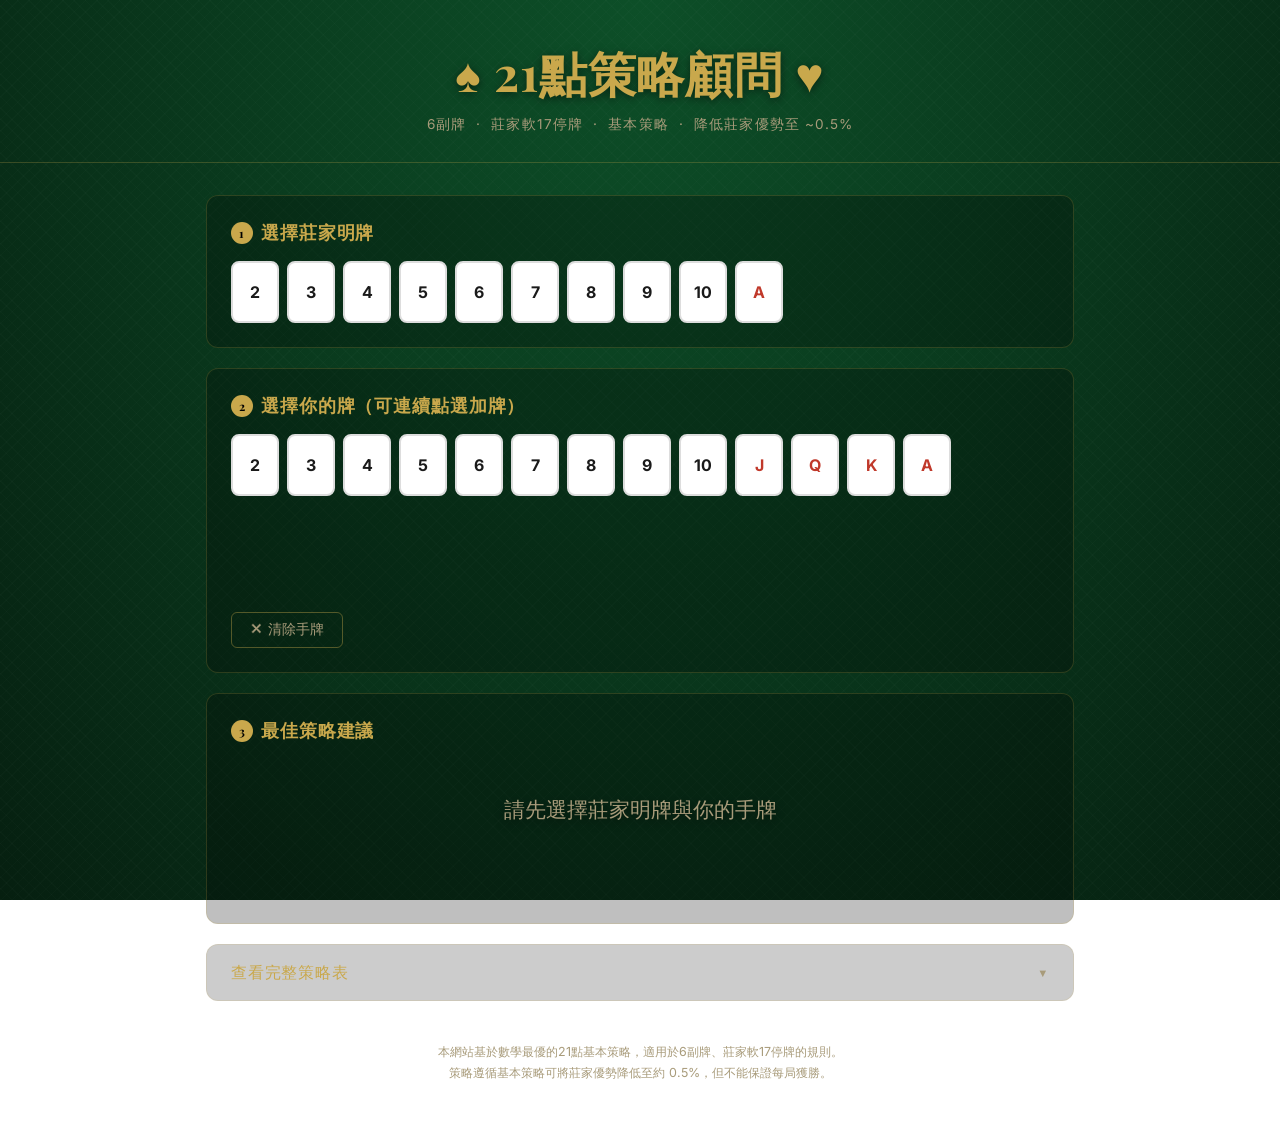
<file: index.html>
<!DOCTYPE html>
<html lang="zh-TW">
<head>
  <meta charset="UTF-8">
  <meta name="viewport" content="width=device-width, initial-scale=1.0">
  <title>21點策略顧問 — Blackjack Strategy Advisor</title>
  <link rel="preconnect" href="https://fonts.googleapis.com">
  <link href="https://fonts.googleapis.com/css2?family=Playfair+Display:wght@400;700&family=Inter:wght@400;500;600&display=swap" rel="stylesheet">
  <style>
    *, *::before, *::after { box-sizing: border-box; margin: 0; padding: 0; }

    :root {
      --felt: #0a3d1f;
      --felt-dark: #061f10;
      --felt-light: #0d4f28;
      --gold: #c9a84c;
      --gold-light: #e5c76b;
      --card-bg: #fff;
      --card-border: #ddd;
      --text-light: #f0ead6;
      --text-muted: #a89b7a;
      --hit: #e07b20;
      --stand: #27ae60;
      --double: #2980b9;
      --split: #8e44ad;
      --surrender: #7f8c8d;
      --bust: #c0392b;
      --bj: #c9a84c;
    }

    body {
      font-family: 'Inter', system-ui, sans-serif;
      background: radial-gradient(ellipse at 50% 0%, var(--felt-light) 0%, var(--felt) 40%, var(--felt-dark) 100%);
      background-attachment: fixed;
      min-height: 100vh;
      color: var(--text-light);
      padding: 0 0 60px;
    }

    /* Felt texture overlay */
    body::before {
      content: '';
      position: fixed;
      inset: 0;
      background-image:
        repeating-linear-gradient(45deg, rgba(255,255,255,0.015) 0px, rgba(255,255,255,0.015) 1px, transparent 1px, transparent 8px),
        repeating-linear-gradient(-45deg, rgba(255,255,255,0.015) 0px, rgba(255,255,255,0.015) 1px, transparent 1px, transparent 8px);
      pointer-events: none;
      z-index: 0;
    }

    /* ── HEADER ─────────────────────────────────── */
    header {
      text-align: center;
      padding: 40px 16px 28px;
      position: relative;
      z-index: 1;
      border-bottom: 1px solid rgba(201,168,76,0.25);
      margin-bottom: 32px;
    }

    header h1 {
      font-family: 'Playfair Display', Georgia, serif;
      font-size: clamp(1.8rem, 5vw, 3rem);
      color: var(--gold);
      text-shadow: 0 2px 8px rgba(0,0,0,0.5);
      letter-spacing: 0.02em;
    }

    header p {
      margin-top: 8px;
      color: var(--text-muted);
      font-size: 0.85rem;
      letter-spacing: 0.08em;
      text-transform: uppercase;
    }

    /* ── LAYOUT ─────────────────────────────────── */
    .container {
      max-width: 900px;
      margin: 0 auto;
      padding: 0 16px;
      position: relative;
      z-index: 1;
    }

    .panel {
      background: rgba(0,0,0,0.25);
      border: 1px solid rgba(201,168,76,0.2);
      border-radius: 12px;
      padding: 24px;
      margin-bottom: 20px;
    }

    .panel h2 {
      font-family: 'Playfair Display', Georgia, serif;
      font-size: 1.1rem;
      color: var(--gold);
      margin-bottom: 16px;
      letter-spacing: 0.05em;
      display: flex;
      align-items: center;
      gap: 8px;
    }

    .panel h2 .step {
      background: var(--gold);
      color: #000;
      width: 22px;
      height: 22px;
      border-radius: 50%;
      font-size: 0.75rem;
      font-weight: 700;
      display: inline-flex;
      align-items: center;
      justify-content: center;
      flex-shrink: 0;
    }

    /* ── CARD BUTTONS ────────────────────────────── */
    .card-row {
      display: flex;
      flex-wrap: wrap;
      gap: 8px;
    }

    .card-btn {
      background: var(--card-bg);
      color: #1a1a1a;
      border: 2px solid var(--card-border);
      border-radius: 8px;
      padding: 0;
      width: 48px;
      height: 62px;
      font-size: 1rem;
      font-weight: 700;
      font-family: 'Inter', sans-serif;
      cursor: pointer;
      transition: transform 0.15s ease, border-color 0.15s ease, box-shadow 0.15s ease, background 0.15s ease;
      display: flex;
      align-items: center;
      justify-content: center;
      user-select: none;
      position: relative;
    }

    .card-btn:hover {
      transform: translateY(-3px);
      border-color: var(--gold);
      box-shadow: 0 6px 16px rgba(0,0,0,0.4), 0 0 0 1px rgba(201,168,76,0.4);
    }

    .card-btn:active {
      transform: translateY(0);
    }

    .card-btn.selected {
      background: var(--gold);
      border-color: var(--gold-light);
      color: #000;
      box-shadow: 0 4px 12px rgba(201,168,76,0.4);
    }

    .card-btn.red { color: #c0392b; }
    .card-btn.red.selected { color: #7a0000; }

    /* ── SELECTED HAND CHIPS ─────────────────────── */
    #selected-hand {
      display: flex;
      flex-wrap: wrap;
      gap: 8px;
      margin-top: 16px;
      min-height: 52px;
      align-items: center;
    }

    .hand-chip {
      background: var(--card-bg);
      border: 2px solid var(--gold);
      border-radius: 8px;
      width: 42px;
      height: 52px;
      display: flex;
      align-items: center;
      justify-content: center;
      font-size: 1rem;
      font-weight: 700;
      color: #1a1a1a;
      box-shadow: 0 3px 8px rgba(0,0,0,0.3);
      animation: cardDeal 0.2s ease;
      position: relative;
    }

    .hand-chip.red { color: #c0392b; }

    @keyframes cardDeal {
      from { transform: translateY(-12px) scale(0.85); opacity: 0; }
      to   { transform: translateY(0) scale(1); opacity: 1; }
    }

    #hand-info {
      margin-top: 12px;
      font-size: 0.9rem;
      color: var(--text-muted);
      min-height: 20px;
    }

    #hand-info span {
      color: var(--text-light);
      font-weight: 600;
    }

    /* ── BUTTONS ROW ─────────────────────────────── */
    .btn-row {
      margin-top: 16px;
      display: flex;
      gap: 10px;
      flex-wrap: wrap;
    }

    .btn-secondary {
      background: transparent;
      border: 1px solid rgba(201,168,76,0.4);
      color: var(--text-muted);
      padding: 8px 18px;
      border-radius: 6px;
      font-size: 0.85rem;
      cursor: pointer;
      font-family: 'Inter', sans-serif;
      transition: border-color 0.15s, color 0.15s;
    }

    .btn-secondary:hover {
      border-color: var(--gold);
      color: var(--gold);
    }

    /* ── RECOMMENDATION ──────────────────────────── */
    #recommendation {
      text-align: center;
      min-height: 140px;
      display: flex;
      flex-direction: column;
      align-items: center;
      justify-content: center;
      gap: 16px;
    }

    #action-display {
      font-size: clamp(2rem, 8vw, 3.5rem);
      font-family: 'Playfair Display', Georgia, serif;
      font-weight: 700;
      letter-spacing: 0.06em;
      text-shadow: 0 3px 12px rgba(0,0,0,0.5);
      transition: all 0.25s ease;
      min-height: 1.2em;
    }

    #action-display.action-H  { color: var(--hit); }
    #action-display.action-S  { color: var(--stand); }
    #action-display.action-D  { color: var(--double); }
    #action-display.action-P  { color: var(--split); }
    #action-display.action-R  { color: var(--surrender); }
    #action-display.action-BUST { color: var(--bust); }
    #action-display.action-BJ { color: var(--bj); }
    #action-display.action-WAIT { color: var(--text-muted); font-size: clamp(1rem, 3vw, 1.3rem); font-weight: 400; letter-spacing: 0; }

    #action-explanation {
      font-size: 0.95rem;
      color: var(--text-muted);
      max-width: 560px;
      line-height: 1.6;
      min-height: 1.6em;
    }

    .action-badge {
      display: inline-flex;
      align-items: center;
      gap: 10px;
    }

    .action-icon {
      font-size: 0.6em;
    }

    /* ── STRATEGY TABLES ─────────────────────────── */
    details {
      background: rgba(0,0,0,0.2);
      border: 1px solid rgba(201,168,76,0.15);
      border-radius: 12px;
      margin-bottom: 20px;
      overflow: hidden;
    }

    summary {
      padding: 16px 24px;
      cursor: pointer;
      font-family: 'Playfair Display', Georgia, serif;
      color: var(--gold);
      font-size: 1rem;
      letter-spacing: 0.05em;
      list-style: none;
      display: flex;
      align-items: center;
      justify-content: space-between;
      user-select: none;
    }

    summary::-webkit-details-marker { display: none; }

    summary::after {
      content: '▼';
      font-size: 0.7rem;
      transition: transform 0.2s;
      color: var(--text-muted);
    }

    details[open] summary::after { transform: rotate(180deg); }

    .table-container {
      padding: 0 20px 20px;
      overflow-x: auto;
    }

    .strategy-table-title {
      font-family: 'Playfair Display', Georgia, serif;
      color: var(--gold-light);
      font-size: 0.95rem;
      margin: 16px 0 8px;
      letter-spacing: 0.05em;
    }

    .strategy-table {
      border-collapse: collapse;
      font-size: 0.78rem;
      font-weight: 600;
      width: 100%;
      min-width: 420px;
    }

    .strategy-table th,
    .strategy-table td {
      border: 1px solid rgba(255,255,255,0.08);
      padding: 5px 6px;
      text-align: center;
      min-width: 32px;
    }

    .strategy-table th {
      background: rgba(0,0,0,0.3);
      color: var(--text-muted);
      font-size: 0.72rem;
      letter-spacing: 0.05em;
    }

    .strategy-table td.cell-H  { background: rgba(224,123,32,0.18); color: #f0a060; }
    .strategy-table td.cell-D  { background: rgba(41,128,185,0.18); color: #6fb3e0; }
    .strategy-table td.cell-Ds { background: rgba(41,128,185,0.18); color: #6fb3e0; }
    .strategy-table td.cell-S  { background: rgba(39,174,96,0.18);  color: #5dd98a; }
    .strategy-table td.cell-P  { background: rgba(142,68,173,0.18); color: #c47fe8; }
    .strategy-table td.cell-Ph { background: rgba(142,68,173,0.18); color: #c47fe8; }
    .strategy-table td.cell-Pd { background: rgba(142,68,173,0.18); color: #c47fe8; }
    .strategy-table td.cell-R  { background: rgba(127,140,141,0.18); color: #a8b8b9; }
    .strategy-table td.cell-Rs { background: rgba(127,140,141,0.18); color: #a8b8b9; }
    .strategy-table td.cell-Rp { background: rgba(127,140,141,0.18); color: #a8b8b9; }

    .strategy-table td.highlighted {
      outline: 2px solid var(--gold);
      outline-offset: -2px;
      filter: brightness(1.8);
      position: relative;
      z-index: 1;
    }

    .strategy-table .row-header {
      background: rgba(0,0,0,0.25);
      color: var(--text-muted);
      font-weight: 600;
      text-align: left;
      padding-left: 10px;
      white-space: nowrap;
    }

    /* Legend */
    .legend {
      display: flex;
      flex-wrap: wrap;
      gap: 10px;
      margin-top: 16px;
      font-size: 0.75rem;
    }

    .legend-item {
      display: flex;
      align-items: center;
      gap: 5px;
      color: var(--text-muted);
    }

    .legend-dot {
      width: 10px;
      height: 10px;
      border-radius: 2px;
    }

    /* ── FOOTER ─────────────────────────────────── */
    footer {
      text-align: center;
      margin-top: 40px;
      padding: 0 16px;
      font-size: 0.78rem;
      color: var(--text-muted);
      line-height: 1.7;
      position: relative;
      z-index: 1;
    }

    footer a { color: var(--gold); text-decoration: none; }
    footer a:hover { text-decoration: underline; }

    /* ── PULSE ANIMATION ────────────────────────── */
    @keyframes pulse {
      0%, 100% { opacity: 1; }
      50% { opacity: 0.65; }
    }

    .pulsing { animation: pulse 1.8s ease infinite; }

    /* ── FADE IN ─────────────────────────────────── */
    @keyframes fadeIn {
      from { opacity: 0; transform: scale(0.95); }
      to   { opacity: 1; transform: scale(1); }
    }

    .fade-in { animation: fadeIn 0.3s ease; }

    /* ── MOBILE TWEAKS ───────────────────────────── */
    @media (max-width: 480px) {
      .panel { padding: 16px; }
      .card-btn { width: 44px; height: 56px; font-size: 0.9rem; }
    }
  </style>
</head>
<body>

<header>
  <h1>♠ 21點策略顧問 ♥</h1>
  <p>6副牌 &nbsp;·&nbsp; 莊家軟17停牌 &nbsp;·&nbsp; 基本策略 &nbsp;·&nbsp; 降低莊家優勢至 ~0.5%</p>
</header>

<div class="container">

  <!-- ① Dealer upcard -->
  <div class="panel">
    <h2><span class="step">1</span> 選擇莊家明牌</h2>
    <div class="card-row" id="dealer-cards"></div>
  </div>

  <!-- ② Player hand -->
  <div class="panel">
    <h2><span class="step">2</span> 選擇你的牌（可連續點選加牌）</h2>
    <div class="card-row" id="player-cards"></div>
    <div id="selected-hand"></div>
    <div id="hand-info"></div>
    <div class="btn-row">
      <button class="btn-secondary" id="clear-btn">✕ 清除手牌</button>
    </div>
  </div>

  <!-- ③ Recommendation -->
  <div class="panel" id="rec-panel">
    <h2><span class="step">3</span> 最佳策略建議</h2>
    <div id="recommendation">
      <div id="action-display" class="action-WAIT pulsing">請先選擇莊家明牌與你的手牌</div>
      <div id="action-explanation"></div>
    </div>
  </div>

  <!-- Strategy reference tables -->
  <details>
    <summary>查看完整策略表</summary>
    <div class="table-container" id="strategy-tables"></div>
  </details>

</div>

<footer>
  <p>本網站基於數學最優的21點基本策略，適用於6副牌、莊家軟17停牌的規則。</p>
  <p>策略遵循基本策略可將莊家優勢降低至約 0.5%，但不能保證每局獲勝。</p>
</footer>

<script>
'use strict';

// ─── STRATEGY DATA ──────────────────────────────────────────────────────────
// Dealer upcard index: 0=2, 1=3, 2=4, 3=5, 4=6, 5=7, 6=8, 7=9, 8=10, 9=A
const DEALER_LABELS = ['2','3','4','5','6','7','8','9','10','A'];

// Hard totals (key = hand total, 8–17; ≤7 always H, ≥17 always S)
const HARD = {
   8: ['H','H','H','H','H','H','H','H','H','H'],
   9: ['H','D','D','D','D','H','H','H','H','H'],
  10: ['D','D','D','D','D','D','D','D','H','H'],
  11: ['D','D','D','D','D','D','D','D','D','H'],
  12: ['H','H','S','S','S','H','H','H','H','H'],
  13: ['S','S','S','S','S','H','H','H','H','H'],
  14: ['S','S','S','S','S','H','H','H','H','H'],
  15: ['S','S','S','S','S','H','H','H','R','H'],
  16: ['S','S','S','S','S','H','H','R','R','R'],
  17: ['S','S','S','S','S','S','S','S','S','S'],
};

// Soft totals: key = non-ace value (2–9)
// A+2 = soft 13, A+9 = soft 20
const SOFT = {
  2: ['H','H','H','D','D','H','H','H','H','H'],
  3: ['H','H','H','D','D','H','H','H','H','H'],
  4: ['H','H','D','D','D','H','H','H','H','H'],
  5: ['H','H','D','D','D','H','H','H','H','H'],
  6: ['H','D','D','D','D','H','H','H','H','H'],
  7: ['S','Ds','Ds','Ds','Ds','S','S','H','H','H'],
  8: ['S','S','S','S','Ds','S','S','S','S','S'],
  9: ['S','S','S','S','S','S','S','S','S','S'],
};

// Pairs: key = card value (2–10, 11=Ace pair)
const PAIRS = {
   2: ['Ph','Ph','P','P','P','P','H','H','H','H'],
   3: ['Ph','Ph','P','P','P','P','H','H','H','H'],
   4: ['H','H','H','Ph','Ph','H','H','H','H','H'],
   5: ['D','D','D','D','D','D','D','D','H','H'],
   6: ['Ph','P','P','P','P','H','H','H','H','H'],
   7: ['P','P','P','P','P','P','H','H','H','H'],
   8: ['P','P','P','P','P','P','P','P','P','Rp'],
   9: ['P','P','P','P','P','S','P','P','S','S'],
  10: ['S','S','S','S','S','S','S','S','S','S'],
  11: ['P','P','P','P','P','P','P','P','P','P'],
};

// Action display info
const ACTION_INFO = {
  H:    { zh: '要牌（HIT）',        en: 'HIT',       code: 'H',    icon: '👆' },
  S:    { zh: '停牌（STAND）',      en: 'STAND',     code: 'S',    icon: '✋' },
  D:    { zh: '加倍（DOUBLE）',     en: 'DOUBLE DOWN', code: 'D',  icon: '⬆' },
  P:    { zh: '分牌（SPLIT）',      en: 'SPLIT',     code: 'P',    icon: '↔' },
  R:    { zh: '投降（SURRENDER）',  en: 'SURRENDER', code: 'R',    icon: '🏳' },
  BUST: { zh: '爆牌（BUST）',       en: 'BUST',      code: 'BUST', icon: '💥' },
  BJ:   { zh: '黑傑克！（BLACKJACK）', en: 'BLACKJACK', code: 'BJ', icon: '🎉' },
};

const EXPLANATIONS = {
  H: {
    hard_low:  '你的點數太低，要牌可以改善手牌，爆牌風險也不大。',
    hard_mid:  '莊家牌力強，你的手牌偏弱，繼續要牌爭取更好的結果。',
    soft:      '這手軟牌可以安全要牌——即使下一張大，Ace 仍可當 1 點。',
    default:   '根據基本策略，要牌是此局面的最佳選擇。',
  },
  S: {
    hard_good: '你的點數夠高，莊家爆牌機率大，停牌讓莊家自爆。',
    soft:      '軟18或更高對莊家低牌時足夠強勢，停牌保住優勢。',
    default:   '停牌是此局面的最佳決策，不要冒爆牌的風險。',
  },
  D:    '加倍！數學最優——將賭注加倍，只再拿一張牌，期望值最高。',
  P:    '分牌比打一手弱牌更有利，將這對牌拆成兩手分別出擊。',
  R:    '投降放棄一半賭注，比繼續打下去損失更少——這是正確的止損策略。',
  BUST: '你的手牌超過 21 點，本局結束。請重新開始下一手。',
  BJ:   '恭喜！你拿到黑傑克（21點），通常賠率為 3:2！',
};

// ─── HAND EVALUATION ────────────────────────────────────────────────────────
function evaluateHand(cards) {
  if (cards.length === 0) return null;

  // Pair detection: only on exactly 2 cards with same value
  if (cards.length === 2 && cards[0] === cards[1]) {
    const pv = cards[0];
    const sum = pv === 11 ? 22 : pv * 2;
    return { type: 'pair', value: sum > 21 ? sum - 10 : sum, pairCard: pv };
  }

  // Count: Ace = 11, then reduce
  let sum = 0;
  let aces = 0;
  for (const c of cards) {
    if (c === 11) { sum += 11; aces++; }
    else sum += c;
  }
  while (sum > 21 && aces > 0) { sum -= 10; aces--; }

  // Soft: at least one ace still counting as 11
  if (aces > 0 && sum <= 21) {
    const softKey = sum - 11; // non-ace portion
    return { type: 'soft', value: sum, softKey };
  }

  return { type: 'hard', value: sum };
}

function handDescription(hand, cards) {
  if (!hand) return '';
  if (hand.type === 'pair') {
    const label = hand.pairCard === 11 ? 'A' : String(hand.pairCard);
    return `一對 ${label}（Pair of ${label}s）`;
  }
  if (hand.type === 'soft') return `軟 ${hand.value}（Soft ${hand.value}）`;
  if (hand.value > 21) return `爆牌 ${hand.value}（Bust）`;
  return `硬 ${hand.value}（Hard ${hand.value}）`;
}

// ─── STRATEGY LOOKUP ────────────────────────────────────────────────────────
function resolveCode(code, numCards) {
  const canDouble    = numCards === 2;
  const canSplit     = numCards === 2;
  const canSurrender = numCards === 2;

  switch (code) {
    case 'H':  return 'H';
    case 'S':  return 'S';
    case 'D':  return canDouble    ? 'D' : 'H';
    case 'Ds': return canDouble    ? 'D' : 'S';
    case 'P':  return 'P';
    case 'Ph': return canSplit     ? 'P' : 'H';
    case 'Pd': return canSplit     ? 'P' : (canDouble ? 'D' : 'H');
    case 'R':  return canSurrender ? 'R' : 'H';
    case 'Rs': return canSurrender ? 'R' : 'S';
    case 'Rp': return canSurrender ? 'R' : 'P';
    default:   return 'H';
  }
}

function getRecommendation(playerCards, dealerCard) {
  if (!dealerCard || playerCards.length < 2) return null;

  const hand = evaluateHand(playerCards);
  if (!hand) return null;

  // Special outcomes
  if (hand.value > 21) return { final: 'BUST', rawCode: 'BUST' };
  if (playerCards.length === 2 && hand.value === 21) return { final: 'BJ', rawCode: 'BJ' };

  const di = DEALER_LABELS.indexOf(dealerCard === 11 ? 'A' : String(dealerCard));
  let rawCode;

  if (hand.type === 'pair') {
    const pk = hand.pairCard; // 2–11
    rawCode = PAIRS[pk] ? PAIRS[pk][di] : 'S';
  } else if (hand.type === 'soft') {
    const sk = hand.softKey;
    if (sk >= 2 && sk <= 9) rawCode = SOFT[sk][di];
    else rawCode = 'S'; // soft 20/21
  } else {
    // Hard
    if (hand.value <= 7) {
      rawCode = 'H';
    } else if (hand.value >= 17) {
      // Hard 17: check surrender for 17 vs dealer-specific rules
      // Hard 17 always Stand in standard strategy
      rawCode = 'S';
    } else {
      const hv = Math.min(hand.value, 16);
      const lookup = Math.max(hv, 8);
      rawCode = HARD[lookup] ? HARD[lookup][di] : 'H';
    }
  }

  const final = resolveCode(rawCode, playerCards.length);
  return { final, rawCode, hand };
}

function getExplanation(result) {
  if (!result) return '';
  const { final, hand } = result;
  const ex = EXPLANATIONS;
  if (final === 'BUST') return ex.BUST;
  if (final === 'BJ')   return ex.BJ;
  if (final === 'D')    return ex.D;
  if (final === 'P')    return ex.P;
  if (final === 'R')    return ex.R;
  if (final === 'H') {
    if (!hand) return ex.H.default;
    if (hand.type === 'soft') return ex.H.soft;
    if (hand.value <= 11) return ex.H.hard_low;
    return ex.H.hard_mid;
  }
  if (final === 'S') {
    if (!hand) return ex.S.default;
    if (hand.type === 'soft') return ex.S.soft;
    if (hand.value >= 18) return ex.S.hard_good;
    return ex.S.default;
  }
  return '';
}

// ─── STATE ───────────────────────────────────────────────────────────────────
const state = {
  playerCards: [],  // array of numeric values (11 = Ace)
  dealerCard: null, // numeric value
};

// ─── CARD VALUE MAP ───────────────────────────────────────────────────────────
const CARD_VALUES = {
  '2':2,'3':3,'4':4,'5':5,'6':6,'7':7,'8':8,'9':9,'10':10,
  'J':10,'Q':10,'K':10,'A':11
};
const CARD_LABELS = ['2','3','4','5','6','7','8','9','10','J','Q','K','A'];
const RED_CARDS = new Set(['J','Q','K','A']); // visual red-suit hint

const DEALER_CARD_LABELS = ['2','3','4','5','6','7','8','9','10','A'];

// ─── DOM REFS ────────────────────────────────────────────────────────────────
const $dealer   = document.getElementById('dealer-cards');
const $player   = document.getElementById('player-cards');
const $hand     = document.getElementById('selected-hand');
const $info     = document.getElementById('hand-info');
const $action   = document.getElementById('action-display');
const $explain  = document.getElementById('action-explanation');
const $clear    = document.getElementById('clear-btn');
const $tables   = document.getElementById('strategy-tables');

// ─── BUILD BUTTONS ────────────────────────────────────────────────────────────
function buildButtons() {
  // Dealer
  DEALER_CARD_LABELS.forEach(label => {
    const btn = document.createElement('button');
    btn.className = 'card-btn' + (RED_CARDS.has(label) ? ' red' : '');
    btn.textContent = label;
    btn.dataset.label = label;
    btn.addEventListener('click', () => {
      document.querySelectorAll('#dealer-cards .card-btn').forEach(b => b.classList.remove('selected'));
      btn.classList.add('selected');
      state.dealerCard = CARD_VALUES[label];
      update();
    });
    $dealer.appendChild(btn);
  });

  // Player
  CARD_LABELS.forEach(label => {
    const btn = document.createElement('button');
    btn.className = 'card-btn' + (RED_CARDS.has(label) ? ' red' : '');
    btn.textContent = label;
    btn.dataset.label = label;
    btn.addEventListener('click', () => {
      state.playerCards.push(CARD_VALUES[label]);
      update();
    });
    $player.appendChild(btn);
  });
}

// ─── UPDATE UI ────────────────────────────────────────────────────────────────
function update() {
  updateHandDisplay();
  updateRecommendation();
  updateTableHighlight();
}

function updateHandDisplay() {
  // Chips
  $hand.innerHTML = '';
  state.playerCards.forEach(v => {
    const chip = document.createElement('div');
    const label = v === 11 ? 'A' : v === 10 ? '10' : String(v);
    const isRed = (label === 'A');
    chip.className = 'hand-chip' + (isRed ? ' red' : '');
    chip.textContent = label;
    $hand.appendChild(chip);
  });

  // Hand info
  if (state.playerCards.length === 0) {
    $info.innerHTML = '';
    return;
  }
  const hand = evaluateHand(state.playerCards);
  $info.innerHTML = `手牌：<span>${handDescription(hand, state.playerCards)}</span>`;
}

function updateRecommendation() {
  if (state.playerCards.length === 0 && !state.dealerCard) {
    setWait('請先選擇莊家明牌與你的手牌');
    return;
  }
  if (!state.dealerCard) {
    setWait('請選擇莊家明牌（步驟 1）');
    return;
  }
  if (state.playerCards.length === 0) {
    setWait('請選擇你的手牌（步驟 2）');
    return;
  }
  if (state.playerCards.length === 1) {
    setWait('再點選一張牌以獲得策略建議…');
    return;
  }

  const result = getRecommendation(state.playerCards, state.dealerCard);
  if (!result) { setWait('請繼續選牌'); return; }

  const info = ACTION_INFO[result.final];
  const explanation = getExplanation(result);

  $action.className = `action-${result.final} fade-in`;
  $action.textContent = info.zh;
  $explain.textContent = explanation;

  // Re-trigger animation
  void $action.offsetWidth;
}

function setWait(msg) {
  $action.className = 'action-WAIT pulsing';
  $action.textContent = msg;
  $explain.textContent = '';
}

// ─── STRATEGY TABLES ─────────────────────────────────────────────────────────
function buildStrategyTables() {
  $tables.innerHTML = '';

  // Legend
  const legend = document.createElement('div');
  legend.className = 'legend';
  const legendItems = [
    { code: 'H',  color: 'rgba(224,123,32,0.6)',  label: 'H = 要牌' },
    { code: 'S',  color: 'rgba(39,174,96,0.6)',   label: 'S = 停牌' },
    { code: 'D',  color: 'rgba(41,128,185,0.6)',  label: 'D = 加倍（否則要牌）' },
    { code: 'Ds', color: 'rgba(41,128,185,0.6)',  label: 'Ds = 加倍（否則停牌）' },
    { code: 'P',  color: 'rgba(142,68,173,0.6)',  label: 'P = 分牌' },
    { code: 'R',  color: 'rgba(127,140,141,0.6)', label: 'R = 投降' },
  ];
  legendItems.forEach(({code, color, label}) => {
    const item = document.createElement('div');
    item.className = 'legend-item';
    item.innerHTML = `<div class="legend-dot" style="background:${color}"></div><span>${label}</span>`;
    legend.appendChild(item);
  });
  $tables.appendChild(legend);

  buildHardTable();
  buildSoftTable();
  buildPairsTable();
}

function makeTable(id) {
  const t = document.createElement('table');
  t.className = 'strategy-table';
  t.id = id;
  return t;
}

function makeHeaderRow() {
  const tr = document.createElement('tr');
  const th0 = document.createElement('th');
  th0.textContent = '手牌 \\ 莊家';
  tr.appendChild(th0);
  DEALER_LABELS.forEach(d => {
    const th = document.createElement('th');
    th.textContent = d;
    tr.appendChild(th);
  });
  return tr;
}

function buildHardTable() {
  const title = document.createElement('div');
  title.className = 'strategy-table-title';
  title.textContent = '◆ 硬牌策略表（Hard Totals）';
  $tables.appendChild(title);

  const table = makeTable('tbl-hard');
  const thead = document.createElement('thead');
  thead.appendChild(makeHeaderRow());
  table.appendChild(thead);

  const tbody = document.createElement('tbody');

  // Rows for 8–16 (17+ always Stand, ≤7 always Hit)
  const rows = [
    { label: '≤7', data: ['H','H','H','H','H','H','H','H','H','H'], key: 'le7' },
    { label: '8',  data: HARD[8],  key: 8 },
    { label: '9',  data: HARD[9],  key: 9 },
    { label: '10', data: HARD[10], key: 10 },
    { label: '11', data: HARD[11], key: 11 },
    { label: '12', data: HARD[12], key: 12 },
    { label: '13', data: HARD[13], key: 13 },
    { label: '14', data: HARD[14], key: 14 },
    { label: '15', data: HARD[15], key: 15 },
    { label: '16', data: HARD[16], key: 16 },
    { label: '17+', data: ['S','S','S','S','S','S','S','S','S','S'], key: 'ge17' },
  ];

  rows.forEach(({label, data, key}) => {
    const tr = document.createElement('tr');
    const th = document.createElement('th');
    th.className = 'row-header';
    th.textContent = label;
    tr.appendChild(th);
    data.forEach((code, di) => {
      const td = document.createElement('td');
      td.className = `cell-${code}`;
      td.textContent = code;
      td.dataset.table = 'hard';
      td.dataset.hand = String(key);
      td.dataset.dealer = di;
      tr.appendChild(td);
    });
    tbody.appendChild(tr);
  });

  table.appendChild(tbody);
  $tables.appendChild(table);
}

function buildSoftTable() {
  const title = document.createElement('div');
  title.className = 'strategy-table-title';
  title.textContent = '◆ 軟牌策略表（Soft Totals — Ace + X）';
  $tables.appendChild(title);

  const table = makeTable('tbl-soft');
  const thead = document.createElement('thead');
  thead.appendChild(makeHeaderRow());
  table.appendChild(thead);

  const tbody = document.createElement('tbody');
  for (let sk = 2; sk <= 9; sk++) {
    const tr = document.createElement('tr');
    const th = document.createElement('th');
    th.className = 'row-header';
    th.textContent = `A+${sk}（軟${sk+11}）`;
    tr.appendChild(th);
    SOFT[sk].forEach((code, di) => {
      const td = document.createElement('td');
      td.className = `cell-${code}`;
      td.textContent = code;
      td.dataset.table = 'soft';
      td.dataset.hand = String(sk);
      td.dataset.dealer = di;
      tr.appendChild(td);
    });
    tbody.appendChild(tr);
  }
  table.appendChild(tbody);
  $tables.appendChild(table);
}

function buildPairsTable() {
  const title = document.createElement('div');
  title.className = 'strategy-table-title';
  title.textContent = '◆ 對子策略表（Pairs）';
  $tables.appendChild(title);

  const table = makeTable('tbl-pairs');
  const thead = document.createElement('thead');
  thead.appendChild(makeHeaderRow());
  table.appendChild(thead);

  const tbody = document.createElement('tbody');
  const pairRows = [
    {key:2,  label:'2+2'},
    {key:3,  label:'3+3'},
    {key:4,  label:'4+4'},
    {key:5,  label:'5+5'},
    {key:6,  label:'6+6'},
    {key:7,  label:'7+7'},
    {key:8,  label:'8+8'},
    {key:9,  label:'9+9'},
    {key:10, label:'10+10'},
    {key:11, label:'A+A'},
  ];
  pairRows.forEach(({key, label}) => {
    const tr = document.createElement('tr');
    const th = document.createElement('th');
    th.className = 'row-header';
    th.textContent = label;
    tr.appendChild(th);
    PAIRS[key].forEach((code, di) => {
      const td = document.createElement('td');
      td.className = `cell-${code}`;
      td.textContent = code;
      td.dataset.table = 'pairs';
      td.dataset.hand = String(key);
      td.dataset.dealer = di;
      tr.appendChild(td);
    });
    tbody.appendChild(tr);
  });
  table.appendChild(tbody);
  $tables.appendChild(table);
}

// ─── TABLE HIGHLIGHT ─────────────────────────────────────────────────────────
function updateTableHighlight() {
  // Clear previous highlights
  document.querySelectorAll('.strategy-table td.highlighted').forEach(td => td.classList.remove('highlighted'));

  if (!state.dealerCard || state.playerCards.length < 2) return;

  const hand = evaluateHand(state.playerCards);
  if (!hand || hand.value > 21) return;
  if (state.playerCards.length === 2 && hand.value === 21) return;

  const dealerLabel = state.dealerCard === 11 ? 'A' : String(state.dealerCard);
  const di = DEALER_LABELS.indexOf(dealerLabel);

  let tableId, handKey;

  if (hand.type === 'pair') {
    tableId = 'tbl-pairs';
    handKey = String(hand.pairCard);
  } else if (hand.type === 'soft') {
    tableId = 'tbl-soft';
    handKey = String(hand.softKey);
  } else {
    tableId = 'tbl-hard';
    if (hand.value <= 7) handKey = 'le7';
    else if (hand.value >= 17) handKey = 'ge17';
    else handKey = String(hand.value);
  }

  const cell = document.querySelector(`#${tableId} td[data-hand="${handKey}"][data-dealer="${di}"]`);
  if (cell) {
    cell.classList.add('highlighted');
    // Open the details panel if closed
    const details = cell.closest('details');
    if (details && !details.open) details.open = true;
    cell.scrollIntoView({ behavior: 'smooth', block: 'nearest' });
  }
}

// ─── CLEAR ───────────────────────────────────────────────────────────────────
$clear.addEventListener('click', () => {
  state.playerCards = [];
  update();
});

// ─── INIT ────────────────────────────────────────────────────────────────────
buildButtons();
buildStrategyTables();
</script>
</body>
</html>
</file>
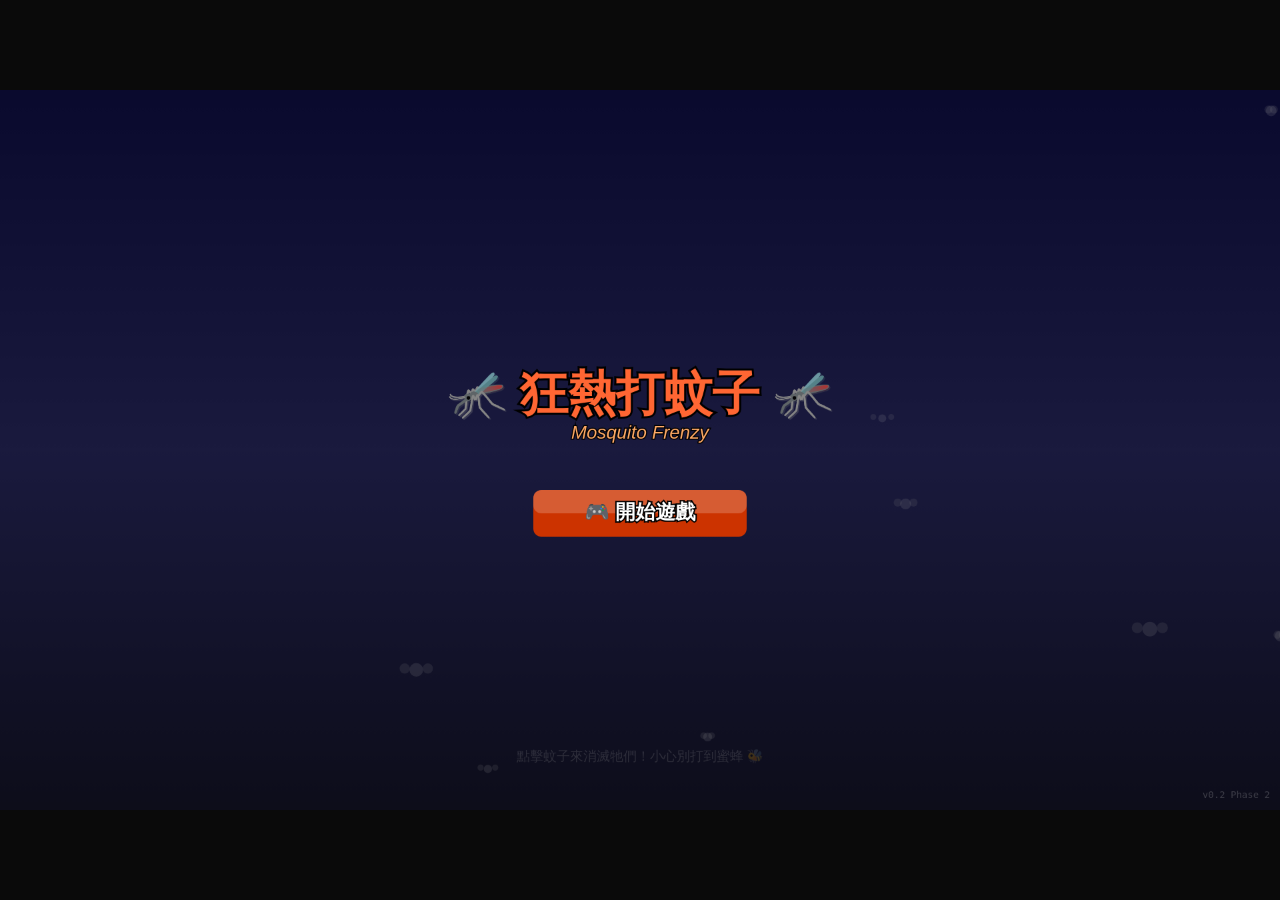
<file: game/index.html>
<!DOCTYPE html>
<html lang="zh-TW">
<head>
    <meta charset="UTF-8">
    <meta name="viewport" content="width=device-width, initial-scale=1.0, user-scalable=no">
    <meta name="description" content="《狂熱打蚊子》— 一款刺激的網頁打蚊子遊戲！點擊、連擊、升級武器，消滅所有蚊子！">
    <title>狂熱打蚊子 Mosquito Frenzy</title>
    <link rel="stylesheet" href="css/style.css">
</head>
<body>
    <!-- 遊戲主畫布 -->
    <div id="game-container">
        <canvas id="game-canvas"></canvas>
    </div>

    <!-- 全域錯誤捕捉（在 module 載入之前） -->
    <script>
        // 偵測是否透過 file:// 開啟（ES6 Module 不支援 file://）
        if (window.location.protocol === 'file:') {
            document.addEventListener('DOMContentLoaded', function() {
                var canvas = document.getElementById('game-canvas');
                if (canvas) {
                    var ctx = canvas.getContext('2d');
                    canvas.width = 960;
                    canvas.height = 540;
                    ctx.fillStyle = '#1a1a2e';
                    ctx.fillRect(0, 0, 960, 540);
                    ctx.fillStyle = '#ff6644';
                    ctx.font = 'bold 32px Arial';
                    ctx.textAlign = 'center';
                    ctx.fillText('⚠️ 請透過 HTTP Server 開啟', 480, 170);
                    ctx.fillStyle = '#ffffff';
                    ctx.font = '20px Arial';
                    ctx.fillText('ES6 Module 不支援 file:// 協定', 480, 220);
                    ctx.fillStyle = '#88ccff';
                    ctx.font = '18px monospace';
                    ctx.fillText('請在 WSL 終端機中執行：', 480, 280);
                    ctx.fillStyle = '#44ff88';
                    ctx.font = 'bold 18px monospace';
                    ctx.fillText('python3 -m http.server 8080', 480, 310);
                    ctx.fillStyle = '#88ccff';
                    ctx.font = '18px monospace';
                    ctx.fillText('然後在瀏覽器開啟：', 480, 360);
                    ctx.fillStyle = '#44ff88';
                    ctx.font = 'bold 18px monospace';
                    ctx.fillText('http://localhost:8080', 480, 390);
                }
            });
        }

        window.addEventListener('error', function(e) {
            console.error('🚨 全域錯誤:', e.message, e.filename, e.lineno);
            var canvas = document.getElementById('game-canvas');
            if (canvas && !window._errorShown) {
                window._errorShown = true;
                var ctx = canvas.getContext('2d');
                canvas.width = 960;
                canvas.height = 540;
                ctx.fillStyle = '#1a1a2e';
                ctx.fillRect(0, 0, 960, 540);
                ctx.fillStyle = '#ff4444';
                ctx.font = '28px Arial';
                ctx.textAlign = 'center';
                ctx.fillText('⚠️ 遊戲載入錯誤', 480, 200);
                ctx.fillStyle = '#ffffff';
                ctx.font = '16px monospace';
                // 截斷過長的錯誤訊息
                var msg = (e.message || 'Unknown error');
                if (msg.length > 80) msg = msg.substring(0, 80) + '...';
                ctx.fillText(msg, 480, 250);
                ctx.fillStyle = '#aaaaaa';
                ctx.font = '14px monospace';
                var loc = (e.filename || '').split('/').pop() + ':' + (e.lineno || '');
                ctx.fillText(loc, 480, 280);
                ctx.fillStyle = '#88ccff';
                ctx.font = '16px Arial';
                ctx.fillText('請按 F12 開啟 DevTools Console 查看詳細錯誤', 480, 330);
            }
        });

        window.addEventListener('unhandledrejection', function(e) {
            console.error('🚨 未處理的 Promise 錯誤:', e.reason);
        });
    </script>

    <!-- 使用 ES6 Module 載入遊戲進入點（?v= 用於 cache-busting） -->
    <script type="module" src="js/main.js?v=3"></script>
</body>
</html>
</file>
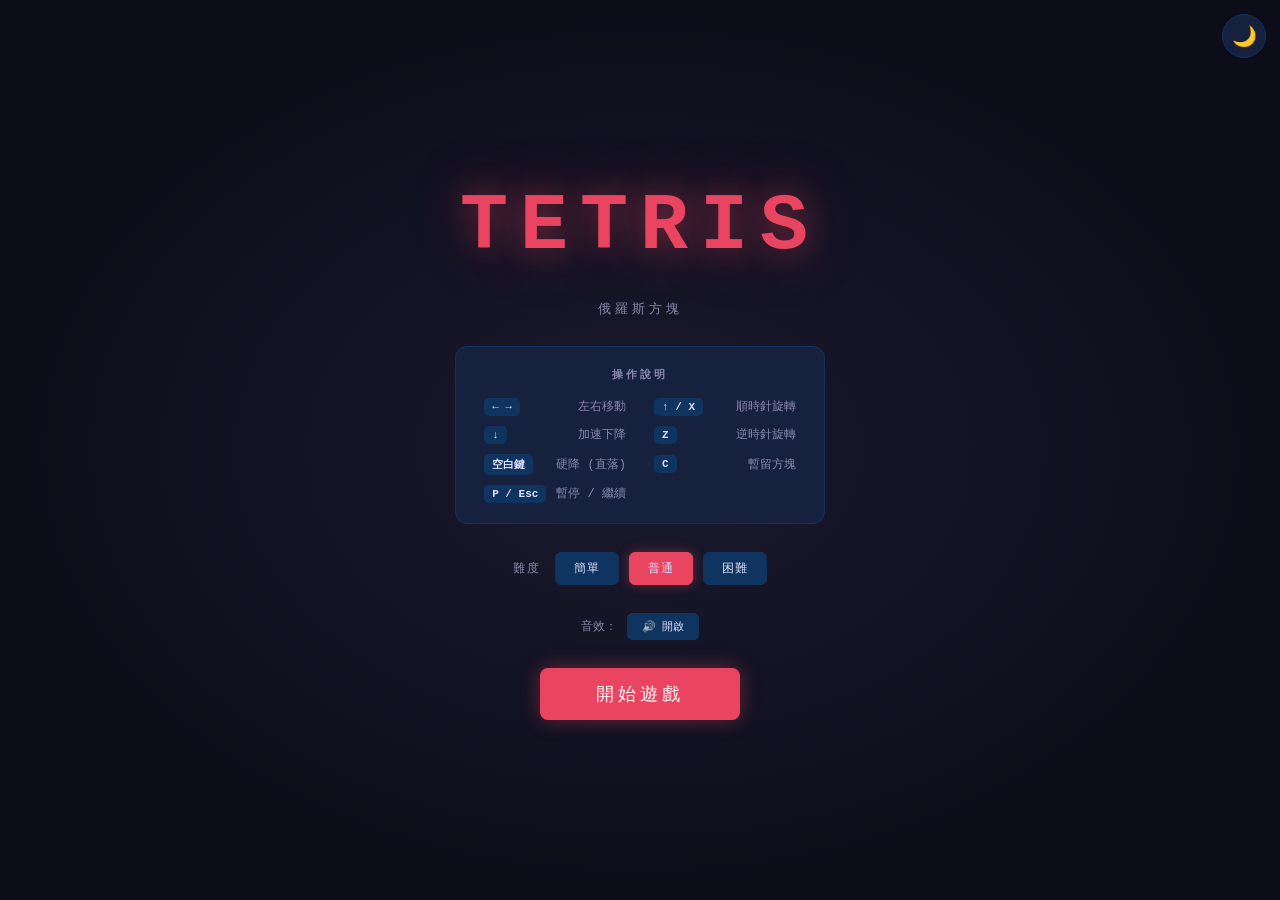
<file: tetris.html>
<!DOCTYPE html>
<html lang="zh-TW" data-theme="dark">
<head>
<meta charset="UTF-8">
<meta name="viewport" content="width=device-width, initial-scale=1.0">
<title>俄羅斯方塊</title>
<style>
/* ===== CSS VARIABLES ===== */
:root {
  --bg-primary:   #0d0d1a;
  --bg-secondary: #1a1a2e;
  --bg-panel:     #16213e;
  --border-color: #0f3460;
  --text-primary: #e0e0ff;
  --text-accent:  #e94560;
  --text-dim:     #8888aa;
  --grid-line:    rgba(255,255,255,0.04);
  --piece-I: #00f0f0;
  --piece-O: #f0f000;
  --piece-T: #a000f0;
  --piece-S: #00f000;
  --piece-Z: #f00000;
  --piece-J: #0060f0;
  --piece-L: #f0a000;
  --btn-bg:    #e94560;
  --btn-hover: #c73652;
  --btn-secondary: #0f3460;
  --btn-secondary-hover: #16408a;
  --shadow-glow: rgba(233,69,96,0.4);
  --canvas-border: #0f3460;
  --panel-border: 1px solid #0f3460;
}
[data-theme="light"] {
  --bg-primary:   #f0f2f8;
  --bg-secondary: #ffffff;
  --bg-panel:     #e4e8f4;
  --border-color: #aab0cc;
  --text-primary: #111130;
  --text-accent:  #cc2244;
  --text-dim:     #666688;
  --grid-line:    rgba(0,0,0,0.06);
  --piece-I: #00b8b8;
  --piece-O: #c8c800;
  --piece-T: #8800c8;
  --piece-S: #00b800;
  --piece-Z: #c80000;
  --piece-J: #0048c8;
  --piece-L: #c87800;
  --btn-bg:    #cc2244;
  --btn-hover: #aa1133;
  --btn-secondary: #aab0cc;
  --btn-secondary-hover: #8890bb;
  --shadow-glow: rgba(204,34,68,0.3);
  --canvas-border: #aab0cc;
  --panel-border: 1px solid #aab0cc;
}

/* ===== RESET & BASE ===== */
*, *::before, *::after { box-sizing: border-box; margin: 0; padding: 0; }
html, body {
  width: 100%; height: 100%;
  font-family: 'Courier New', Courier, monospace;
  background: var(--bg-primary);
  color: var(--text-primary);
  overflow: hidden;
  transition: background 0.3s, color 0.3s;
}
button {
  font-family: inherit;
  cursor: pointer;
  border: none;
  outline: none;
  transition: background 0.2s, transform 0.1s, box-shadow 0.2s;
}
button:active { transform: scale(0.96); }

/* ===== SCREEN SWITCHING ===== */
.screen { display: none; width: 100%; height: 100%; }
body[data-screen="home"]     #screen-home     { display: flex; }
body[data-screen="game"]     #screen-game     { display: flex; }
body[data-screen="gameover"] #screen-gameover { display: flex; }

/* ===== THEME TOGGLE (fixed) ===== */
#theme-toggle {
  position: fixed; top: 14px; right: 14px; z-index: 100;
  width: 44px; height: 44px; border-radius: 50%;
  background: var(--bg-panel);
  border: var(--panel-border);
  color: var(--text-primary);
  font-size: 20px;
  display: flex; align-items: center; justify-content: center;
}
#theme-toggle:hover { background: var(--border-color); }

/* ===== HOME SCREEN ===== */
#screen-home {
  flex-direction: column;
  align-items: center;
  justify-content: center;
  gap: 28px;
  background: radial-gradient(ellipse at center, var(--bg-secondary) 0%, var(--bg-primary) 70%);
}
.logo {
  font-size: clamp(48px, 10vw, 80px);
  font-weight: 900;
  letter-spacing: 12px;
  color: var(--text-accent);
  text-shadow: 0 0 30px var(--shadow-glow), 0 0 60px var(--shadow-glow);
  animation: logoPulse 2.5s ease-in-out infinite;
}
@keyframes logoPulse {
  0%, 100% { text-shadow: 0 0 20px var(--shadow-glow), 0 0 40px var(--shadow-glow); }
  50%       { text-shadow: 0 0 40px var(--shadow-glow), 0 0 80px var(--shadow-glow), 0 0 120px var(--shadow-glow); }
}
.home-subtitle {
  font-size: 13px;
  color: var(--text-dim);
  letter-spacing: 4px;
  text-transform: uppercase;
}
.controls-guide {
  background: var(--bg-panel);
  border: var(--panel-border);
  border-radius: 12px;
  padding: 20px 28px;
  display: grid;
  grid-template-columns: 1fr 1fr;
  gap: 10px 28px;
  min-width: 320px;
}
.controls-guide h3 {
  grid-column: 1 / -1;
  text-align: center;
  font-size: 11px;
  letter-spacing: 3px;
  color: var(--text-dim);
  margin-bottom: 6px;
}
.ctrl-row {
  display: flex;
  justify-content: space-between;
  align-items: center;
  font-size: 13px;
  gap: 10px;
}
.ctrl-key {
  background: var(--border-color);
  color: var(--text-primary);
  padding: 3px 8px;
  border-radius: 5px;
  font-size: 11px;
  font-weight: bold;
  white-space: nowrap;
}
.ctrl-desc { color: var(--text-dim); font-size: 12px; }

.difficulty-row {
  display: flex;
  gap: 10px;
  align-items: center;
}
.difficulty-row label { font-size: 12px; color: var(--text-dim); letter-spacing: 2px; margin-right: 4px; }
.diff-btn {
  padding: 7px 18px;
  border-radius: 6px;
  background: var(--btn-secondary);
  color: var(--text-primary);
  font-size: 12px;
  letter-spacing: 1px;
  border: 1px solid var(--border-color);
}
.diff-btn:hover { background: var(--btn-secondary-hover); }
.diff-btn.active {
  background: var(--btn-bg);
  border-color: var(--btn-bg);
  box-shadow: 0 0 12px var(--shadow-glow);
}

#btn-start {
  padding: 14px 56px;
  font-size: 18px;
  letter-spacing: 4px;
  background: var(--btn-bg);
  color: #fff;
  border-radius: 8px;
  box-shadow: 0 0 20px var(--shadow-glow);
}
#btn-start:hover {
  background: var(--btn-hover);
  box-shadow: 0 0 30px var(--shadow-glow);
}

.sound-row {
  display: flex; align-items: center; gap: 10px; font-size: 12px; color: var(--text-dim);
}
#sound-toggle {
  padding: 5px 14px;
  border-radius: 5px;
  background: var(--btn-secondary);
  color: var(--text-primary);
  font-size: 11px;
  border: 1px solid var(--border-color);
}
#sound-toggle:hover { background: var(--btn-secondary-hover); }

/* ===== GAME SCREEN ===== */
#screen-game {
  flex-direction: row;
  align-items: center;
  justify-content: center;
  gap: 0;
  background: var(--bg-primary);
}
#game-layout {
  display: flex;
  flex-direction: row;
  align-items: stretch;
  gap: 0;
}
.side-panel {
  width: 130px;
  display: flex;
  flex-direction: column;
  gap: 10px;
  padding: 10px 8px;
  justify-content: flex-start;
}
.stat-box {
  background: var(--bg-panel);
  border: var(--panel-border);
  border-radius: 8px;
  padding: 10px 12px;
  display: flex;
  flex-direction: column;
  align-items: center;
  gap: 4px;
}
.stat-label {
  font-size: 9px;
  letter-spacing: 2px;
  color: var(--text-dim);
  text-transform: uppercase;
}
.stat-value {
  font-size: 22px;
  font-weight: bold;
  color: var(--text-accent);
  min-width: 60px;
  text-align: center;
}
.stat-value.small { font-size: 16px; }

#canvas-wrap {
  position: relative;
  line-height: 0;
}
#board {
  display: block;
  border-left: 2px solid var(--canvas-border);
  border-right: 2px solid var(--canvas-border);
  border-top: 2px solid var(--canvas-border);
  border-bottom: 3px solid var(--canvas-border);
  box-shadow: 0 0 20px rgba(0,0,0,0.5), inset 0 0 20px rgba(0,0,0,0.2);
}
#pause-overlay {
  position: absolute;
  inset: 0;
  background: rgba(0,0,0,0.82);
  backdrop-filter: blur(3px);
  display: flex;
  flex-direction: column;
  align-items: center;
  justify-content: center;
  gap: 20px;
}
#pause-overlay.hidden { display: none; }
#pause-overlay .pause-title {
  font-size: 36px;
  font-weight: 900;
  letter-spacing: 10px;
  color: #ffffff;
  text-shadow: 0 0 20px rgba(255,255,255,0.5);
}
#pause-overlay .pause-sub {
  font-size: 13px;
  letter-spacing: 2px;
  color: #ffffff;
  background: rgba(255,255,255,0.12);
  border: 1px solid rgba(255,255,255,0.25);
  padding: 7px 18px;
  border-radius: 20px;
}

#next-canvas, #hold-canvas {
  display: block;
  border-radius: 4px;
}

.panel-btn {
  padding: 8px 12px;
  border-radius: 6px;
  background: var(--btn-secondary);
  color: var(--text-primary);
  font-size: 11px;
  letter-spacing: 2px;
  border: 1px solid var(--border-color);
  width: 100%;
  margin-top: 4px;
}
.panel-btn:hover { background: var(--btn-secondary-hover); }
.panel-btn.danger { background: var(--btn-bg); }
.panel-btn.danger:hover { background: var(--btn-hover); }

/* ===== GAME OVER SCREEN ===== */
#screen-gameover {
  flex-direction: column;
  align-items: center;
  justify-content: center;
  gap: 24px;
  background: radial-gradient(ellipse at center, var(--bg-secondary) 0%, var(--bg-primary) 70%);
}
#screen-gameover h2 {
  font-size: 52px;
  font-weight: 900;
  letter-spacing: 8px;
  color: var(--text-accent);
  text-shadow: 0 0 20px var(--shadow-glow);
}
.go-stats {
  background: var(--bg-panel);
  border: var(--panel-border);
  border-radius: 12px;
  padding: 24px 40px;
  display: flex;
  flex-direction: column;
  gap: 12px;
  min-width: 280px;
}
.go-stat-row {
  display: flex;
  justify-content: space-between;
  align-items: center;
  font-size: 15px;
}
.go-stat-label { color: var(--text-dim); font-size: 12px; letter-spacing: 2px; }
.go-stat-value { font-weight: bold; color: var(--text-primary); font-size: 22px; }
.go-stat-value.highlight { color: var(--text-accent); }
.go-new-best {
  text-align: center;
  font-size: 11px;
  letter-spacing: 3px;
  color: var(--piece-O);
  animation: logoPulse 1.5s infinite;
}

.go-buttons {
  display: flex;
  gap: 14px;
}
#btn-restart {
  padding: 13px 40px;
  font-size: 15px;
  letter-spacing: 3px;
  background: var(--btn-bg);
  color: #fff;
  border-radius: 8px;
  box-shadow: 0 0 16px var(--shadow-glow);
}
#btn-restart:hover { background: var(--btn-hover); }
#btn-home {
  padding: 13px 28px;
  font-size: 15px;
  letter-spacing: 2px;
  background: var(--btn-secondary);
  color: var(--text-primary);
  border-radius: 8px;
  border: var(--panel-border);
}
#btn-home:hover { background: var(--btn-secondary-hover); }
</style>
</head>
<body data-screen="home">

<!-- Theme Toggle (always visible) -->
<button id="theme-toggle" title="切換主題">🌙</button>

<!-- ===== HOME SCREEN ===== -->
<div id="screen-home" class="screen">
  <div class="logo">TETRIS</div>
  <div class="home-subtitle">俄羅斯方塊</div>

  <div class="controls-guide">
    <h3>操作說明</h3>
    <div class="ctrl-row"><span class="ctrl-key">← →</span><span class="ctrl-desc">左右移動</span></div>
    <div class="ctrl-row"><span class="ctrl-key">↑ / X</span><span class="ctrl-desc">順時針旋轉</span></div>
    <div class="ctrl-row"><span class="ctrl-key">↓</span><span class="ctrl-desc">加速下降</span></div>
    <div class="ctrl-row"><span class="ctrl-key">Z</span><span class="ctrl-desc">逆時針旋轉</span></div>
    <div class="ctrl-row"><span class="ctrl-key">空白鍵</span><span class="ctrl-desc">硬降 (直落)</span></div>
    <div class="ctrl-row"><span class="ctrl-key">C</span><span class="ctrl-desc">暫留方塊</span></div>
    <div class="ctrl-row"><span class="ctrl-key">P / Esc</span><span class="ctrl-desc">暫停 / 繼續</span></div>
  </div>

  <div class="difficulty-row">
    <label>難度</label>
    <button class="diff-btn" data-diff="easy">簡單</button>
    <button class="diff-btn active" data-diff="normal">普通</button>
    <button class="diff-btn" data-diff="hard">困難</button>
  </div>

  <div class="sound-row">
    音效：<button id="sound-toggle">🔊 開啟</button>
  </div>

  <button id="btn-start">開始遊戲</button>
</div>

<!-- ===== GAME SCREEN ===== -->
<div id="screen-game" class="screen">
  <div id="game-layout">
    <!-- Left panel -->
    <div class="side-panel">
      <div class="stat-box">
        <span class="stat-label">分數</span>
        <span class="stat-value small" id="ui-score">0</span>
      </div>
      <div class="stat-box">
        <span class="stat-label">最高分</span>
        <span class="stat-value small" id="ui-high">0</span>
      </div>
      <div class="stat-box">
        <span class="stat-label">等級</span>
        <span class="stat-value" id="ui-level">1</span>
      </div>
      <div class="stat-box">
        <span class="stat-label">消除行</span>
        <span class="stat-value" id="ui-lines">0</span>
      </div>
    </div>

    <!-- Canvas -->
    <div id="canvas-wrap">
      <canvas id="board" width="300" height="600"></canvas>
      <div id="pause-overlay" class="hidden">
        <span class="pause-title">暫停</span>
        <span class="pause-sub">按 P 或 Esc 繼續</span>
      </div>
    </div>

    <!-- Right panel -->
    <div class="side-panel">
      <div class="stat-box">
        <span class="stat-label">下一個</span>
        <canvas id="next-canvas" width="110" height="90"></canvas>
      </div>
      <div class="stat-box">
        <span class="stat-label">暫留 (C)</span>
        <canvas id="hold-canvas" width="110" height="90"></canvas>
      </div>
      <button class="panel-btn" id="btn-pause">⏸ 暫停</button>
      <button class="panel-btn danger" id="btn-quit">✕ 放棄</button>
    </div>
  </div>
</div>

<!-- ===== GAME OVER SCREEN ===== -->
<div id="screen-gameover" class="screen">
  <h2>GAME OVER</h2>
  <div class="go-stats">
    <div class="go-stat-row">
      <span class="go-stat-label">最終分數</span>
      <span class="go-stat-value highlight" id="go-score">0</span>
    </div>
    <div class="go-stat-row">
      <span class="go-stat-label">消除行數</span>
      <span class="go-stat-value" id="go-lines">0</span>
    </div>
    <div class="go-stat-row">
      <span class="go-stat-label">到達等級</span>
      <span class="go-stat-value" id="go-level">1</span>
    </div>
    <div class="go-stat-row">
      <span class="go-stat-label">最高紀錄</span>
      <span class="go-stat-value" id="go-high">0</span>
    </div>
    <div class="go-new-best hidden" id="go-new-best">★ 新紀錄！★</div>
  </div>
  <div class="go-buttons">
    <button id="btn-restart">再玩一次</button>
    <button id="btn-home">返回首頁</button>
  </div>
</div>

<script>
// =====================================================================
// A. CONSTANTS
// =====================================================================
const COLS = 10, ROWS = 20, CELL = 30;
const BOARD_W = COLS * CELL, BOARD_H = ROWS * CELL;

const SPEED_TABLE = [1500,1300,1100,900,700,550,430,330,250,180,140,110,85,65,50,40];

const SCORE_TABLE = {1:50, 2:150, 3:350, 4:1000};
const SOFT_DROP_PTS = 1;
const HARD_DROP_PTS = 2;
const LINES_PER_LEVEL = 10;

const DIFFICULTY_CFG = {
  easy:   { speedMult: 1.6, lineMult: 0.6 },
  normal: { speedMult: 1.0, lineMult: 1.0 },
  hard:   { speedMult: 0.55, lineMult: 1.8 },
};

const DAS_DELAY = 170, ARR = 50;
const LOCK_DELAY = 500, LOCK_MOVES_MAX = 15;
const FLASH_DURATION = 280;
const PARTICLE_MAX = 400;

// =====================================================================
// B. TETROMINO DATA (SRS)
// =====================================================================
const TETROMINOES = {
  I: {
    color: '#00f0f0',
    shapes: [
      [[0,0,0,0],[1,1,1,1],[0,0,0,0],[0,0,0,0]],
      [[0,0,1,0],[0,0,1,0],[0,0,1,0],[0,0,1,0]],
      [[0,0,0,0],[0,0,0,0],[1,1,1,1],[0,0,0,0]],
      [[0,1,0,0],[0,1,0,0],[0,1,0,0],[0,1,0,0]],
    ]
  },
  O: {
    color: '#f0f000',
    shapes: [
      [[1,1],[1,1]],
      [[1,1],[1,1]],
      [[1,1],[1,1]],
      [[1,1],[1,1]],
    ]
  },
  T: {
    color: '#a000f0',
    shapes: [
      [[0,1,0],[1,1,1],[0,0,0]],
      [[0,1,0],[0,1,1],[0,1,0]],
      [[0,0,0],[1,1,1],[0,1,0]],
      [[0,1,0],[1,1,0],[0,1,0]],
    ]
  },
  S: {
    color: '#00f000',
    shapes: [
      [[0,1,1],[1,1,0],[0,0,0]],
      [[0,1,0],[0,1,1],[0,0,1]],
      [[0,0,0],[0,1,1],[1,1,0]],
      [[1,0,0],[1,1,0],[0,1,0]],
    ]
  },
  Z: {
    color: '#f00000',
    shapes: [
      [[1,1,0],[0,1,1],[0,0,0]],
      [[0,0,1],[0,1,1],[0,1,0]],
      [[0,0,0],[1,1,0],[0,1,1]],
      [[0,1,0],[1,1,0],[1,0,0]],
    ]
  },
  J: {
    color: '#0060f0',
    shapes: [
      [[1,0,0],[1,1,1],[0,0,0]],
      [[0,1,1],[0,1,0],[0,1,0]],
      [[0,0,0],[1,1,1],[0,0,1]],
      [[0,1,0],[0,1,0],[1,1,0]],
    ]
  },
  L: {
    color: '#f0a000',
    shapes: [
      [[0,0,1],[1,1,1],[0,0,0]],
      [[0,1,0],[0,1,0],[0,1,1]],
      [[0,0,0],[1,1,1],[1,0,0]],
      [[1,1,0],[0,1,0],[0,1,0]],
    ]
  },
};
const PIECE_KEYS = ['I','O','T','S','Z','J','L'];

// SRS Wall Kicks for JLSTZ
const WK_JLSTZ = {
  '0>1': [[-1,0],[-1,1],[0,-2],[-1,-2]],
  '1>0': [[1,0],[1,-1],[0,2],[1,2]],
  '1>2': [[1,0],[1,-1],[0,2],[1,2]],
  '2>1': [[-1,0],[-1,1],[0,-2],[-1,-2]],
  '2>3': [[1,0],[1,1],[0,-2],[1,-2]],
  '3>2': [[-1,0],[-1,-1],[0,2],[-1,2]],
  '3>0': [[-1,0],[-1,-1],[0,2],[-1,2]],
  '0>3': [[1,0],[1,1],[0,-2],[1,-2]],
};
// SRS Wall Kicks for I
const WK_I = {
  '0>1': [[-2,0],[1,0],[-2,-1],[1,2]],
  '1>0': [[2,0],[-1,0],[2,1],[-1,-2]],
  '1>2': [[-1,0],[2,0],[-1,2],[2,-1]],
  '2>1': [[1,0],[-2,0],[1,-2],[-2,1]],
  '2>3': [[2,0],[-1,0],[2,1],[-1,-2]],
  '3>2': [[-2,0],[1,0],[-2,-1],[1,2]],
  '3>0': [[1,0],[-2,0],[1,-2],[-2,1]],
  '0>3': [[-1,0],[2,0],[-1,2],[2,-1]],
};

// =====================================================================
// C. GAME STATE
// =====================================================================
let state = null;
let selectedDifficulty = 'normal';
let soundEnabled = true;
let currentScreen = 'home';
let highScore = parseInt(localStorage.getItem('tetris-hi') || '0');

function createInitialState() {
  return {
    board: createBoard(),
    current: null,
    next: null,
    held: null,
    canHold: true,
    score: 0,
    lines: 0,
    level: 0,
    paused: false,
    gameOver: false,
    softDropping: false,
    dropTimer: 0,
    lockDelay: 0,
    lockMoves: 0,
    bag: [],
    flashRows: [],
    particles: [],
    scorePopups: [],
    dasLeft: 0,
    dasRight: 0,
    dasLastLeft: 0,
    dasLastRight: 0,
  };
}

// =====================================================================
// D. BOARD UTILITIES
// =====================================================================
function createBoard() {
  return Array.from({length: ROWS}, () => new Array(COLS).fill(0));
}

function isValid(board, piece, dx=0, dy=0, rot=null) {
  const r = rot !== null ? rot : piece.rotation;
  const shape = TETROMINOES[piece.type].shapes[r];
  for (let row = 0; row < shape.length; row++) {
    for (let col = 0; col < shape[row].length; col++) {
      if (!shape[row][col]) continue;
      const nx = piece.x + col + dx;
      const ny = piece.y + row + dy;
      if (nx < 0 || nx >= COLS) return false;
      if (ny >= ROWS) return false;
      if (ny >= 0 && board[ny][nx]) return false;
    }
  }
  return true;
}

function lockPiece(state) {
  const {board, current} = state;
  const shape = TETROMINOES[current.type].shapes[current.rotation];
  for (let row = 0; row < shape.length; row++) {
    for (let col = 0; col < shape[row].length; col++) {
      if (!shape[row][col]) continue;
      const nx = current.x + col;
      const ny = current.y + row;
      if (ny < 0) { state.gameOver = true; return []; }
      board[ny][nx] = TETROMINOES[current.type].color;
    }
  }
  const completed = [];
  for (let r = 0; r < ROWS; r++) {
    if (board[r].every(cell => cell !== 0)) completed.push(r);
  }
  return completed;
}

function clearLines(board, rows) {
  rows.sort((a,b) => b - a);
  for (const r of rows) board.splice(r, 1);
  while (board.length < ROWS) board.unshift(new Array(COLS).fill(0));
}

function getGhostY(board, piece) {
  let gy = piece.y;
  while (isValid(board, piece, 0, gy - piece.y + 1)) gy++;
  return gy;
}

// =====================================================================
// E. PIECE MANAGEMENT
// =====================================================================
function shuffle(arr) {
  for (let i = arr.length - 1; i > 0; i--) {
    const j = Math.floor(Math.random() * (i + 1));
    [arr[i], arr[j]] = [arr[j], arr[i]];
  }
  return arr;
}

function nextFromBag(st) {
  if (st.bag.length === 0) st.bag = shuffle([...PIECE_KEYS]);
  return st.bag.pop();
}

function spawnX(type) {
  if (type === 'O') return 4;
  if (type === 'I') return 3;
  return 3;
}

function spawnPiece(st) {
  const type = st.next || nextFromBag(st);
  st.next = nextFromBag(st);
  st.current = {
    type,
    rotation: 0,
    x: spawnX(type),
    y: type === 'I' ? -1 : -1,
    color: TETROMINOES[type].color,
  };
  st.canHold = true;
  st.lockDelay = 0;
  st.lockMoves = 0;
  st.dropTimer = 0;
  if (!isValid(st.board, st.current)) {
    st.gameOver = true;
  }
}

function tryRotate(st, dir) {
  const from = st.current.rotation;
  const to = (from + dir + 4) % 4;
  const key = `${from}>${to}`;
  const kicks = st.current.type === 'I' ? WK_I[key] : WK_JLSTZ[key];
  const tests = [[0,0], ...(kicks || [])];
  for (const [dx, dy] of tests) {
    if (isValid(st.board, st.current, dx, dy, to)) {
      st.current.x += dx;
      st.current.y += dy;
      st.current.rotation = to;
      const onGround = !isValid(st.board, st.current, 0, 1);
      if (onGround) { st.lockDelay = 0; st.lockMoves++; }
      playSound('rotate');
      return true;
    }
  }
  return false;
}

function tryMove(st, dx) {
  if (isValid(st.board, st.current, dx, 0)) {
    st.current.x += dx;
    const onGround = !isValid(st.board, st.current, 0, 1);
    if (onGround) { st.lockDelay = 0; st.lockMoves++; }
    playSound('move');
    return true;
  }
  return false;
}

function doHardDrop(st) {
  const ghostY = getGhostY(st.board, st.current);
  const dropped = ghostY - st.current.y;
  st.current.y = ghostY;
  if (dropped > 0) {
    st.score += dropped * HARD_DROP_PTS;
    spawnScorePopup(st, `+${dropped * HARD_DROP_PTS}`, BOARD_W / 2, BOARD_H / 3);
  }
  doLock(st);
}

function doHold(st) {
  if (!st.canHold) return;
  if (st.held) {
    const tmp = st.held;
    st.held = st.current.type;
    st.current = {
      type: tmp,
      rotation: 0,
      x: spawnX(tmp),
      y: -1,
      color: TETROMINOES[tmp].color,
    };
  } else {
    st.held = st.current.type;
    spawnPiece(st);
    return;
  }
  st.canHold = false;
  st.lockDelay = 0;
  st.lockMoves = 0;
  st.dropTimer = 0;
  if (!isValid(st.board, st.current)) st.gameOver = true;
}

function doLock(st) {
  playSound('lock');
  const completed = lockPiece(st);
  if (st.gameOver) { showGameOver(); return; }

  if (completed.length > 0) {
    const n = completed.length;
    if (n === 4) {
      playSound('tetris');
      spawnParticles(st, completed);
    } else {
      playSound('clear' + n);
    }
    st.flashRows = completed.map(r => ({ row: r, timer: 0 }));
    const pts = (SCORE_TABLE[n] || 0) * (st.level + 1);
    st.score += pts;
    spawnScorePopup(st, `+${pts}`, BOARD_W / 2, BOARD_H / 4);
    st.lines += n;
    const newLevel = Math.floor(st.lines * DIFFICULTY_CFG[selectedDifficulty].lineMult / LINES_PER_LEVEL);
    if (newLevel > st.level) {
      st.level = newLevel;
      playSound('levelUp');
    }
    updateUI();
    // Clear lines after flash
    setTimeout(() => {
      if (state && !state.gameOver) {
        clearLines(state.board, completed);
        state.flashRows = [];
      }
    }, FLASH_DURATION);
  }
  spawnPiece(st);
  if (st.gameOver) { setTimeout(showGameOver, 300); return; }
  updateUI();
}

// =====================================================================
// F. SOUND ENGINE
// =====================================================================
let audioCtx = null;
function getAC() {
  if (!audioCtx) audioCtx = new (window.AudioContext || window.webkitAudioContext)();
  if (audioCtx.state === 'suspended') audioCtx.resume();
  return audioCtx;
}
function tone(freq, type, dur, vol=0.25, when=null) {
  if (!soundEnabled) return;
  try {
    const ac = getAC();
    const t = when !== null ? when : ac.currentTime;
    const osc = ac.createOscillator();
    const g = ac.createGain();
    osc.connect(g); g.connect(ac.destination);
    osc.type = type;
    osc.frequency.setValueAtTime(freq, t);
    g.gain.setValueAtTime(vol, t);
    g.gain.exponentialRampToValueAtTime(0.001, t + dur);
    osc.start(t); osc.stop(t + dur + 0.01);
  } catch(e) {}
}
const SOUNDS = {
  move:    () => tone(220, 'square', 0.04, 0.12),
  rotate:  () => tone(380, 'triangle', 0.06, 0.15),
  lock:    () => { tone(130,'square',0.1,0.3); tone(90,'sawtooth',0.08,0.25); },
  clear1:  () => tone(523,'sine',0.18,0.35),
  clear2:  () => { tone(523,'sine',0.12,0.3); tone(659,'sine',0.12,0.3,getAC().currentTime+0.1); },
  clear3:  () => { const n=getAC().currentTime; [523,659,784].forEach((f,i)=>tone(f,'sine',0.12,0.35,n+i*0.09)); },
  tetris:  () => { const n=getAC().currentTime; [523,659,784,1047].forEach((f,i)=>tone(f,'sine',0.14,0.4,n+i*0.08)); tone(1047,'triangle',0.4,0.4,n+0.38); },
  gameOver:() => { const n=getAC().currentTime; [400,300,200,100].forEach((f,i)=>tone(f,'sawtooth',0.18,0.35,n+i*0.15)); },
  levelUp: () => { const n=getAC().currentTime; [660,880,1100].forEach((f,i)=>tone(f,'sine',0.15,0.3,n+i*0.1)); },
};
function playSound(name) { if (soundEnabled) SOUNDS[name]?.(); }

// =====================================================================
// G. THEME COLORS (cached for canvas use)
// =====================================================================
let TC = {};
function refreshTheme() {
  const cs = getComputedStyle(document.documentElement);
  const g = n => cs.getPropertyValue(n).trim();
  TC = {
    bgPrimary:  g('--bg-primary'),
    bgPanel:    g('--bg-panel'),
    gridLine:   g('--grid-line'),
    textDim:    g('--text-dim'),
    textPrimary:g('--text-primary'),
    textAccent: g('--text-accent'),
    pieces: {
      I: g('--piece-I'), O: g('--piece-O'), T: g('--piece-T'),
      S: g('--piece-S'), Z: g('--piece-Z'), J: g('--piece-J'), L: g('--piece-L'),
    }
  };
  // Update tetromino colors from theme
  for (const key of PIECE_KEYS) {
    TETROMINOES[key].color = TC.pieces[key];
  }
}

// =====================================================================
// H. ANIMATION EFFECTS
// =====================================================================
function spawnParticles(st, rows) {
  rows.forEach(row => {
    for (let col = 0; col < COLS; col++) {
      for (let p = 0; p < 4; p++) {
        if (st.particles.length >= PARTICLE_MAX) return;
        st.particles.push({
          x: (col + 0.5) * CELL,
          y: (row + 0.5) * CELL,
          vx: (Math.random() - 0.5) * 7,
          vy: (Math.random() - 1.2) * 6,
          life: 1.0,
          decay: 0.018 + Math.random() * 0.018,
          color: Object.values(TC.pieces)[Math.floor(Math.random()*7)],
          size: 3 + Math.random() * 4,
        });
      }
    }
  });
}
function spawnScorePopup(st, text, x, y) {
  st.scorePopups.push({ text, x, y, life: 1.0 });
}

// =====================================================================
// I. RENDERER
// =====================================================================
const boardCanvas = document.getElementById('board');
const boardCtx = boardCanvas.getContext('2d');
const nextCanvas = document.getElementById('next-canvas');
const nextCtx = nextCanvas.getContext('2d');
const holdCanvas = document.getElementById('hold-canvas');
const holdCtx = holdCanvas.getContext('2d');

function drawCell(ctx, cx, cy, color, alpha=1, cellSize=CELL) {
  const px = cx * cellSize + 1, py = cy * cellSize + 1;
  const s = cellSize - 2;
  ctx.globalAlpha = alpha;
  ctx.fillStyle = color;
  ctx.fillRect(px, py, s, s);
  ctx.fillStyle = 'rgba(255,255,255,0.22)';
  ctx.fillRect(px, py, s, 3);
  ctx.fillRect(px, py, 3, s);
  ctx.fillStyle = 'rgba(0,0,0,0.3)';
  ctx.fillRect(px, py + s - 3, s, 3);
  ctx.fillRect(px + s - 3, py, 3, s);
  ctx.globalAlpha = 1;
}

function drawBackground(ctx) {
  ctx.fillStyle = TC.bgPrimary || '#0d0d1a';
  ctx.fillRect(0, 0, BOARD_W, BOARD_H);
  ctx.strokeStyle = TC.gridLine || 'rgba(255,255,255,0.04)';
  ctx.lineWidth = 0.5;
  for (let c = 1; c < COLS; c++) { ctx.beginPath(); ctx.moveTo(c*CELL,0); ctx.lineTo(c*CELL,BOARD_H); ctx.stroke(); }
  for (let r = 1; r < ROWS; r++) { ctx.beginPath(); ctx.moveTo(0,r*CELL); ctx.lineTo(BOARD_W,r*CELL); ctx.stroke(); }
}

function drawBoard(ctx, board) {
  for (let r = 0; r < ROWS; r++) {
    for (let c = 0; c < COLS; c++) {
      if (board[r][c]) drawCell(ctx, c, r, board[r][c]);
    }
  }
}

function drawPiece(ctx, piece, offsetX=0, offsetY=0, alpha=1) {
  const shape = TETROMINOES[piece.type].shapes[piece.rotation];
  for (let r = 0; r < shape.length; r++) {
    for (let c = 0; c < shape[r].length; c++) {
      if (shape[r][c]) drawCell(ctx, piece.x + c + offsetX, piece.y + r + offsetY, piece.color, alpha);
    }
  }
}

function drawGhost(ctx, board, piece) {
  const gy = getGhostY(board, piece);
  if (gy === piece.y) return;
  const shape = TETROMINOES[piece.type].shapes[piece.rotation];
  for (let r = 0; r < shape.length; r++) {
    for (let c = 0; c < shape[r].length; c++) {
      if (shape[r][c]) {
        const px = (piece.x + c) * CELL + 1, py = (gy + r) * CELL + 1, s = CELL - 2;
        boardCtx.globalAlpha = 0.18;
        boardCtx.strokeStyle = piece.color;
        boardCtx.lineWidth = 2;
        boardCtx.strokeRect(px, py, s, s);
        boardCtx.globalAlpha = 1;
      }
    }
  }
}

function drawFlashRows(ctx, flashRows) {
  for (const f of flashRows) {
    const progress = Math.min(f.timer / FLASH_DURATION, 1);
    const alpha = 1 - progress * progress;
    ctx.fillStyle = `rgba(255,255,255,${alpha * 0.85})`;
    ctx.fillRect(0, f.row * CELL, BOARD_W, CELL);
  }
}

function drawParticles(ctx, particles) {
  for (const p of particles) {
    ctx.globalAlpha = p.life;
    ctx.fillStyle = p.color;
    ctx.fillRect(p.x - p.size/2, p.y - p.size/2, p.size, p.size);
  }
  ctx.globalAlpha = 1;
}

function drawScorePopups(ctx, popups) {
  ctx.font = 'bold 18px "Courier New", monospace';
  ctx.textAlign = 'center';
  for (const p of popups) {
    ctx.globalAlpha = p.life;
    ctx.fillStyle = '#ffdd00';
    ctx.fillText(p.text, p.x, p.y);
  }
  ctx.globalAlpha = 1;
  ctx.textAlign = 'left';
}

function renderMiniPiece(ctx, canvas, type, rotation=0) {
  ctx.clearRect(0, 0, canvas.width, canvas.height);
  if (!type) return;
  ctx.fillStyle = TC.bgPanel || '#16213e';
  ctx.fillRect(0, 0, canvas.width, canvas.height);
  const shape = TETROMINOES[type].shapes[rotation];
  const cols_used = shape[0].length, rows_used = shape.length;
  const cs = Math.min(Math.floor((canvas.width - 8) / cols_used), Math.floor((canvas.height - 8) / rows_used));
  const ox = Math.floor((canvas.width  - cols_used * cs) / 2);
  const oy = Math.floor((canvas.height - rows_used * cs) / 2);
  const color = TETROMINOES[type].color;
  for (let r = 0; r < rows_used; r++) {
    for (let c = 0; c < cols_used; c++) {
      if (!shape[r][c]) continue;
      const px = ox + c * cs + 1, py = oy + r * cs + 1, s = cs - 2;
      ctx.fillStyle = color;
      ctx.fillRect(px, py, s, s);
      ctx.fillStyle = 'rgba(255,255,255,0.22)';
      ctx.fillRect(px, py, s, 3); ctx.fillRect(px, py, 3, s);
      ctx.fillStyle = 'rgba(0,0,0,0.28)';
      ctx.fillRect(px, py+s-3, s, 3); ctx.fillRect(px+s-3, py, 3, s);
    }
  }
}

function render() {
  if (!state) return;
  const {board, current, flashRows, particles, scorePopups} = state;
  boardCtx.clearRect(0, 0, BOARD_W, BOARD_H);
  drawBackground(boardCtx);
  drawBoard(boardCtx, board);
  if (current) {
    drawGhost(boardCtx, board, current);
    drawPiece(boardCtx, current);
  }
  if (flashRows.length > 0) drawFlashRows(boardCtx, flashRows);
  drawParticles(boardCtx, particles);
  drawScorePopups(boardCtx, scorePopups);
  renderMiniPiece(nextCtx, nextCanvas, state.next);
  renderMiniPiece(holdCtx, holdCanvas, state.held);
}

// =====================================================================
// J. GAME LOOP
// =====================================================================
let rafId = null;
let lastTime = 0;

function getDropSpeed() {
  const lvl = Math.min(state.level, SPEED_TABLE.length - 1);
  let speed = SPEED_TABLE[lvl] * DIFFICULTY_CFG[selectedDifficulty].speedMult;
  if (state.softDropping) speed = Math.min(speed, 80);
  return speed;
}

function updateFalling(delta) {
  if (!state.current) return;
  const onGround = !isValid(state.board, state.current, 0, 1);
  if (onGround) {
    state.lockDelay += delta;
    if (state.lockDelay >= LOCK_DELAY || state.lockMoves >= LOCK_MOVES_MAX) {
      doLock(state);
    }
  } else {
    state.lockDelay = 0;
    state.dropTimer += delta;
    const speed = getDropSpeed();
    while (state.dropTimer >= speed) {
      state.dropTimer -= speed;
      if (isValid(state.board, state.current, 0, 1)) {
        state.current.y++;
        if (state.softDropping) state.score += SOFT_DROP_PTS;
      }
    }
  }
}

function updateParticles(delta) {
  for (const p of state.particles) {
    p.x += p.vx; p.y += p.vy;
    p.vy += 0.25;
    p.life -= p.decay;
  }
  state.particles = state.particles.filter(p => p.life > 0);
}

function updateFlash(delta) {
  for (const f of state.flashRows) f.timer += delta;
}

function updateScorePopups(delta) {
  for (const p of state.scorePopups) { p.y -= 1.2; p.life -= 0.022; }
  state.scorePopups = state.scorePopups.filter(p => p.life > 0);
}

function updateDAS(now) {
  if (state.dasLeft) {
    if (now - state.dasLeft > DAS_DELAY) {
      if (now - state.dasLastLeft > ARR) { tryMove(state, -1); state.dasLastLeft = now; }
    }
  }
  if (state.dasRight) {
    if (now - state.dasRight > DAS_DELAY) {
      if (now - state.dasLastRight > ARR) { tryMove(state, 1); state.dasLastRight = now; }
    }
  }
}

function gameLoop(ts) {
  const delta = Math.min(ts - lastTime, 100);
  lastTime = ts;
  if (!state.paused && !state.gameOver) {
    updateDAS(ts);
    updateFalling(delta);
    updateParticles(delta);
    updateFlash(delta);
    updateScorePopups(delta);
  }
  render();
  rafId = requestAnimationFrame(gameLoop);
}

// =====================================================================
// K. UI UPDATES
// =====================================================================
function updateUI() {
  if (!state) return;
  document.getElementById('ui-score').textContent = state.score;
  document.getElementById('ui-level').textContent = state.level + 1;
  document.getElementById('ui-lines').textContent = state.lines;
  document.getElementById('ui-high').textContent = Math.max(highScore, state.score);
}

// =====================================================================
// L. SCREEN MANAGEMENT
// =====================================================================
function showScreen(name) {
  currentScreen = name;
  document.body.setAttribute('data-screen', name);
}

function startGame() {
  refreshTheme();
  state = createInitialState();
  spawnPiece(state);
  updateUI();
  showScreen('game');
  document.getElementById('pause-overlay').classList.add('hidden');
  document.getElementById('btn-pause').textContent = '⏸ 暫停';
  if (rafId) cancelAnimationFrame(rafId);
  lastTime = performance.now();
  rafId = requestAnimationFrame(gameLoop);
}

function showGameOver() {
  if (!state) return;
  state.gameOver = true;
  playSound('gameOver');
  const isNew = state.score > highScore;
  if (isNew) { highScore = state.score; localStorage.setItem('tetris-hi', highScore); }
  document.getElementById('go-score').textContent = state.score;
  document.getElementById('go-lines').textContent = state.lines;
  document.getElementById('go-level').textContent = state.level + 1;
  document.getElementById('go-high').textContent = highScore;
  document.getElementById('go-new-best').classList.toggle('hidden', !isNew);
  setTimeout(() => showScreen('gameover'), 400);
}

function togglePause() {
  if (!state || state.gameOver) return;
  state.paused = !state.paused;
  document.getElementById('pause-overlay').classList.toggle('hidden', !state.paused);
  document.getElementById('btn-pause').textContent = state.paused ? '▶ 繼續' : '⏸ 暫停';
  if (!state.paused) { lastTime = performance.now(); }
}

function toggleTheme() {
  const html = document.documentElement;
  const next = html.getAttribute('data-theme') === 'light' ? 'dark' : 'light';
  html.setAttribute('data-theme', next);
  document.getElementById('theme-toggle').textContent = next === 'dark' ? '🌙' : '☀️';
  localStorage.setItem('tetris-theme', next);
  refreshTheme();
}

// =====================================================================
// M. INPUT HANDLING
// =====================================================================
document.addEventListener('keydown', e => {
  if (currentScreen !== 'game' || !state || state.gameOver) return;
  const now = performance.now();
  switch (e.code) {
    case 'ArrowLeft': case 'KeyA':
      if (!state.dasLeft) { tryMove(state, -1); state.dasLeft = now; state.dasLastLeft = now; }
      e.preventDefault(); break;
    case 'ArrowRight': case 'KeyD':
      if (!state.dasRight) { tryMove(state, 1); state.dasRight = now; state.dasLastRight = now; }
      e.preventDefault(); break;
    case 'ArrowDown': case 'KeyS':
      state.softDropping = true; e.preventDefault(); break;
    case 'ArrowUp': case 'KeyX':
      tryRotate(state, 1); e.preventDefault(); break;
    case 'KeyZ':
      tryRotate(state, -1); break;
    case 'Space':
      doHardDrop(state); e.preventDefault(); break;
    case 'KeyC':
      doHold(state); break;
    case 'KeyP': case 'Escape':
      togglePause(); e.preventDefault(); break;
  }
});

document.addEventListener('keyup', e => {
  if (e.code === 'ArrowLeft'  || e.code === 'KeyA') { state && (state.dasLeft = 0); }
  if (e.code === 'ArrowRight' || e.code === 'KeyD') { state && (state.dasRight = 0); }
  if (e.code === 'ArrowDown'  || e.code === 'KeyS') { state && (state.softDropping = false); }
});

// =====================================================================
// N. BUTTON WIRING
// =====================================================================
document.getElementById('btn-start').addEventListener('click', startGame);
document.getElementById('btn-restart').addEventListener('click', startGame);
document.getElementById('btn-home').addEventListener('click', () => {
  if (rafId) cancelAnimationFrame(rafId);
  state = null;
  showScreen('home');
});
document.getElementById('btn-pause').addEventListener('click', togglePause);
document.getElementById('btn-quit').addEventListener('click', () => {
  if (confirm('確定要放棄目前遊戲？')) {
    if (state) showGameOver();
  }
});
document.getElementById('theme-toggle').addEventListener('click', toggleTheme);

document.querySelectorAll('.diff-btn').forEach(btn => {
  btn.addEventListener('click', () => {
    document.querySelectorAll('.diff-btn').forEach(b => b.classList.remove('active'));
    btn.classList.add('active');
    selectedDifficulty = btn.dataset.diff;
  });
});

document.getElementById('sound-toggle').addEventListener('click', () => {
  soundEnabled = !soundEnabled;
  document.getElementById('sound-toggle').textContent = soundEnabled ? '🔊 開啟' : '🔇 關閉';
});

// Unlock AudioContext on first user interaction
document.addEventListener('click', () => { try { getAC(); } catch(e) {} }, { once: true });

// =====================================================================
// O. INIT
// =====================================================================
(function init() {
  const savedTheme = localStorage.getItem('tetris-theme') || 'dark';
  document.documentElement.setAttribute('data-theme', savedTheme);
  document.getElementById('theme-toggle').textContent = savedTheme === 'dark' ? '🌙' : '☀️';
  refreshTheme();
  showScreen('home');
})();
</script>
</body>
</html>
</file>
<file: game/css/style.css>
/* ============================================
   《狂熱打蚊子》全域樣式
   - CSS Reset
   - Canvas 滿版 + RWD 等比縮放居中
   - 禁止觸控預設行為
   ============================================ */

/* --- CSS Reset --- */
*, *::before, *::after {
    margin: 0;
    padding: 0;
    box-sizing: border-box;
}

/* --- 根元素與 Body --- */
html, body {
    width: 100%;
    height: 100%;
    overflow: hidden;           /* 禁止卷軸 */
    background-color: #0a0a0a; /* 畫布外側的深色背景 */
    /* 禁止觸控裝置的預設行為 */
    touch-action: none;
    -webkit-touch-callout: none;
    -webkit-user-select: none;
    user-select: none;
}

/* --- 遊戲容器：Flexbox 居中 --- */
#game-container {
    width: 100%;
    height: 100%;
    display: flex;
    justify-content: center;
    align-items: center;
}

/* --- Canvas：維持 16:9 等比縮放 --- */
#game-canvas {
    /* 
     * 使用 aspect-ratio 搭配 max-width/max-height 
     * 確保 Canvas 永遠維持 16:9 且不超出視窗 
     */
    aspect-ratio: 16 / 9;
    max-width: 100%;
    max-height: 100%;
    width: 100%;
    height: auto;

    /* 像素風格渲染（若需要）可取消下方註解 */
    /* image-rendering: pixelated; */

    /* Canvas 本身的背景色，用於確認渲染是否正常 */
    background-color: #1a1a2e;

    /* 遊戲中由 JS 動態加入 .playing class 來隱藏預設游標 */
    display: block; /* 移除 inline 元素的底部間距 */
}

#game-canvas.playing {
    cursor: none;
}

/* --- 響應式微調 --- */
@media (max-aspect-ratio: 16/9) {
    /* 視窗比 16:9 更「高」時，以寬度為基準 */
    #game-canvas {
        width: 100%;
        height: auto;
    }
}

@media (min-aspect-ratio: 16/9) {
    /* 視窗比 16:9 更「寬」時，以高度為基準 */
    #game-canvas {
        width: auto;
        height: 100%;
    }
}
</file>
